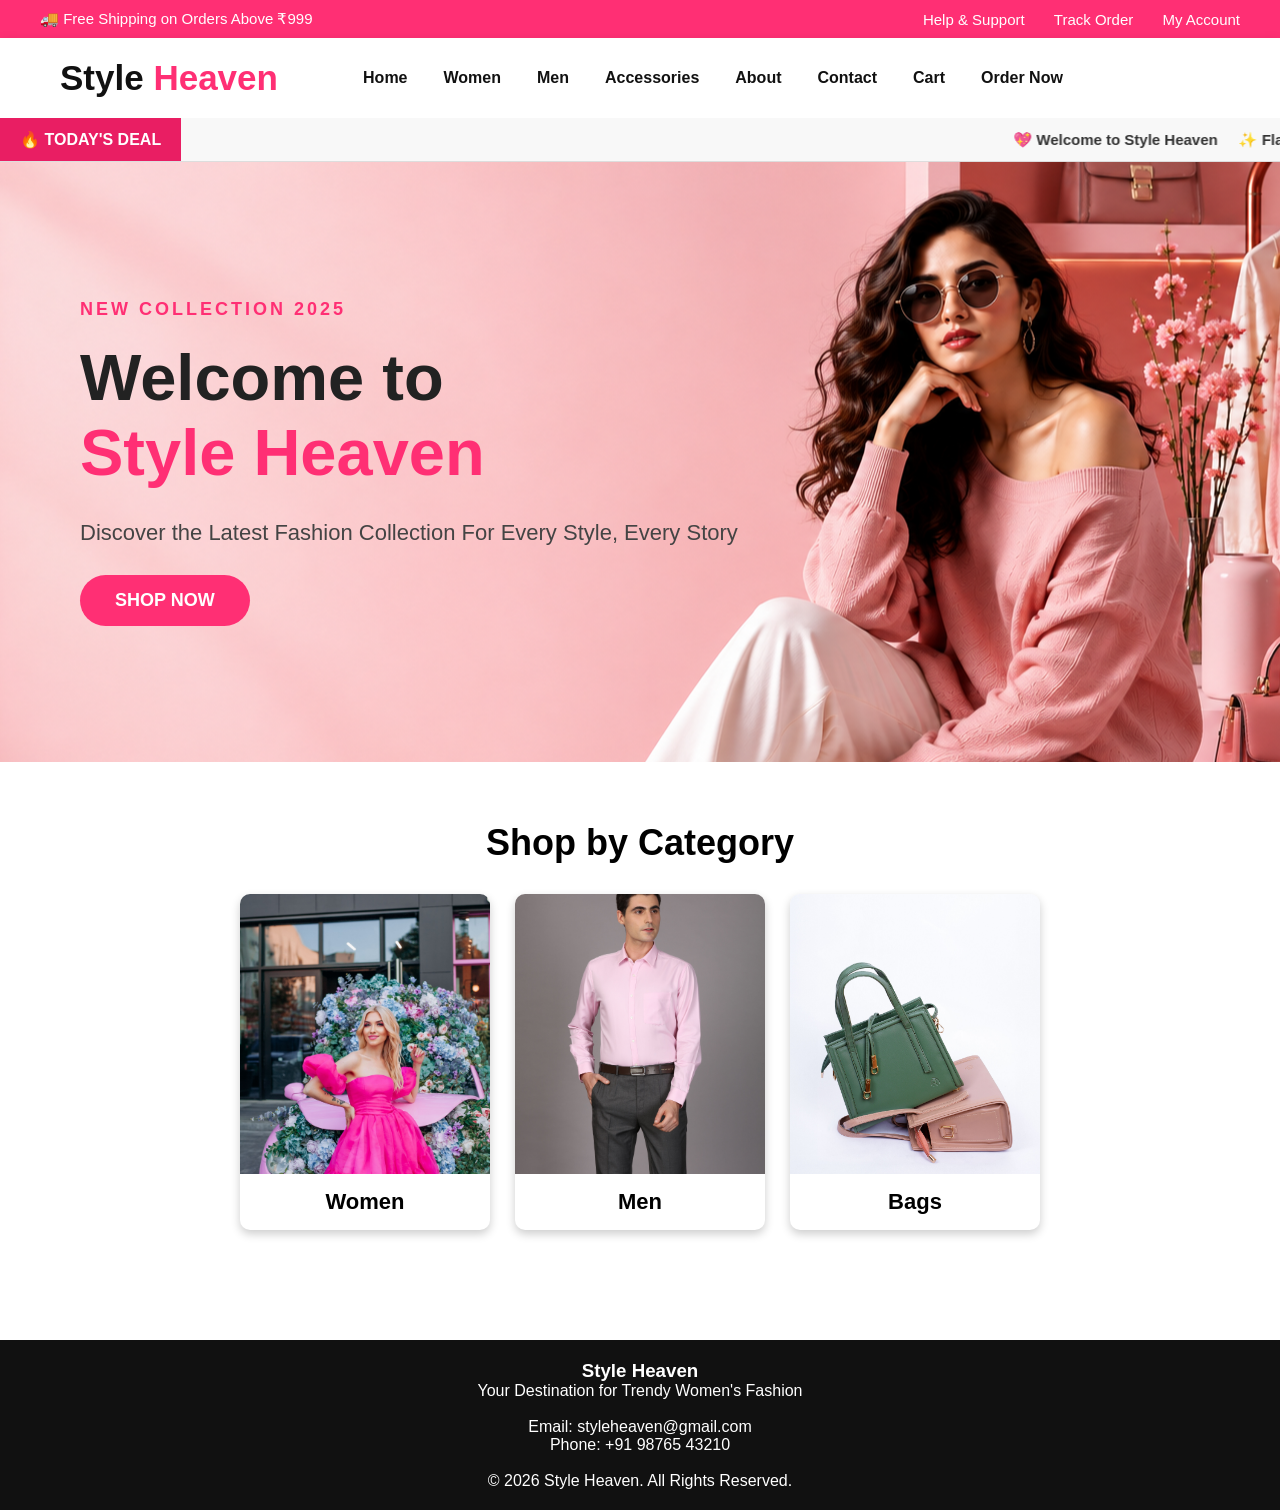
<file: index.html>
<!DOCTYPE html>
<html lang="en">
<head>
<meta charset="UTF-8">
<meta name="viewport" content="width=device-width, initial-scale=1.0">
<title>Style Heaven</title>

<link rel="stylesheet" href="style.css">
</head>
<body>

<!-- Top Bar -->

<div class="top-bar">
 <div>
    <p>🚚 Free Shipping on Orders Above ₹999</p>
</div>
   <div class="top-links">
      <a href="#">Help & Support</a>
      <a href="#">Track Order</a>
      <a href="cart.html">My Account</a>
</div>
</div>
<!-- Navbar -->

<nav class="navbar">

    <div class="logo">
        Style <span>Heaven</span>
    </div>

  <ul class="menu">
    <li><a href="index.html">Home</a></li>
    <li><a href="women.html">Women</a></li>
    <li><a href="men.html">Men</a></li>
    <li><a href="accessories.html">Accessories</a></li>
    <li><a href="about.html">About</a></li>
    <li><a href="contact.html">Contact</a></li>
    <li><a href="cart.html">Cart</a></li>
    <li><a href="ordernow.html" class="order-btn">Order Now</a></li>
</ul>

    <div class="icons">
        <i class="fa-solid fa-magnifying-glass"></i>
        <i class="fa-regular fa-heart"></i>
        <i class="fa-solid fa-cart-shopping"></i>
        <i class="fa-regular fa-user"></i>
    </div>
</nav>


</nav>

</nav>

<!-- ===== OFFER MARQUEE ===== -->
<div class="offer-strip">

    <div class="offer-label">
        🔥 TODAY'S DEAL
    </div>

    <marquee direction="left" scrollamount="5">
        💖 Welcome to Style Heaven
        &nbsp;&nbsp;&nbsp; ✨ Flat 50% OFF
        &nbsp;&nbsp;&nbsp; 🚚 Free Shipping
        &nbsp;&nbsp;&nbsp; 🎁 Special Offers
        &nbsp;&nbsp;&nbsp; 👗 New Fashion Collection
        &nbsp;&nbsp;&nbsp; 🔄 Easy Returns
        &nbsp;&nbsp;&nbsp; 🛍️ Shop Now
        &nbsp;&nbsp;&nbsp; 💎 Premium Fashion
    </marquee>

</div>

<!-- ===== HERO ===== -->

<!-- Hero Section -->

<section class="hero">

    <div class="hero-content">

        <h4>NEW COLLECTION 2025</h4>

        <h1>Welcome to<br> <span>Style Heaven</span></h1>

        <p>
            Discover the Latest Fashion Collection
            For Every Style, Every Story
        </p>

        <a href="#category-container" class="shop-btn">SHOP NOW</a>

    </div>

</section>
  
<section class="categories" id="category-container">

    <h2>Shop by Category</h2>

  <div class="category-container">

      <div class="category-card">
            <img src="imges\dress1.jpg" alt="Women">
            <h3>Women</h3>
        </div>

        <div class="category-card">
            <img src="imges\men2.jpg" alt="Men">
            <h3>Men</h3>
        </div>

        <div class="category-card">
            <img src="imges\bag2.jpg" alt="Bags">
            <h3>Bags</h3>
        </div>

        
    </div>

</section>
<footer>
    <h3>Style Heaven</h3>

    <p>Your Destination for Trendy Women's Fashion</p>

    <br>

    <p>Email: styleheaven@gmail.com</p>

    <p>Phone: +91 98765 43210</p>

    <br>

    <p>&copy; 2026 Style Heaven. All Rights Reserved.</p>

</footer>

</body>
</html>
</file>
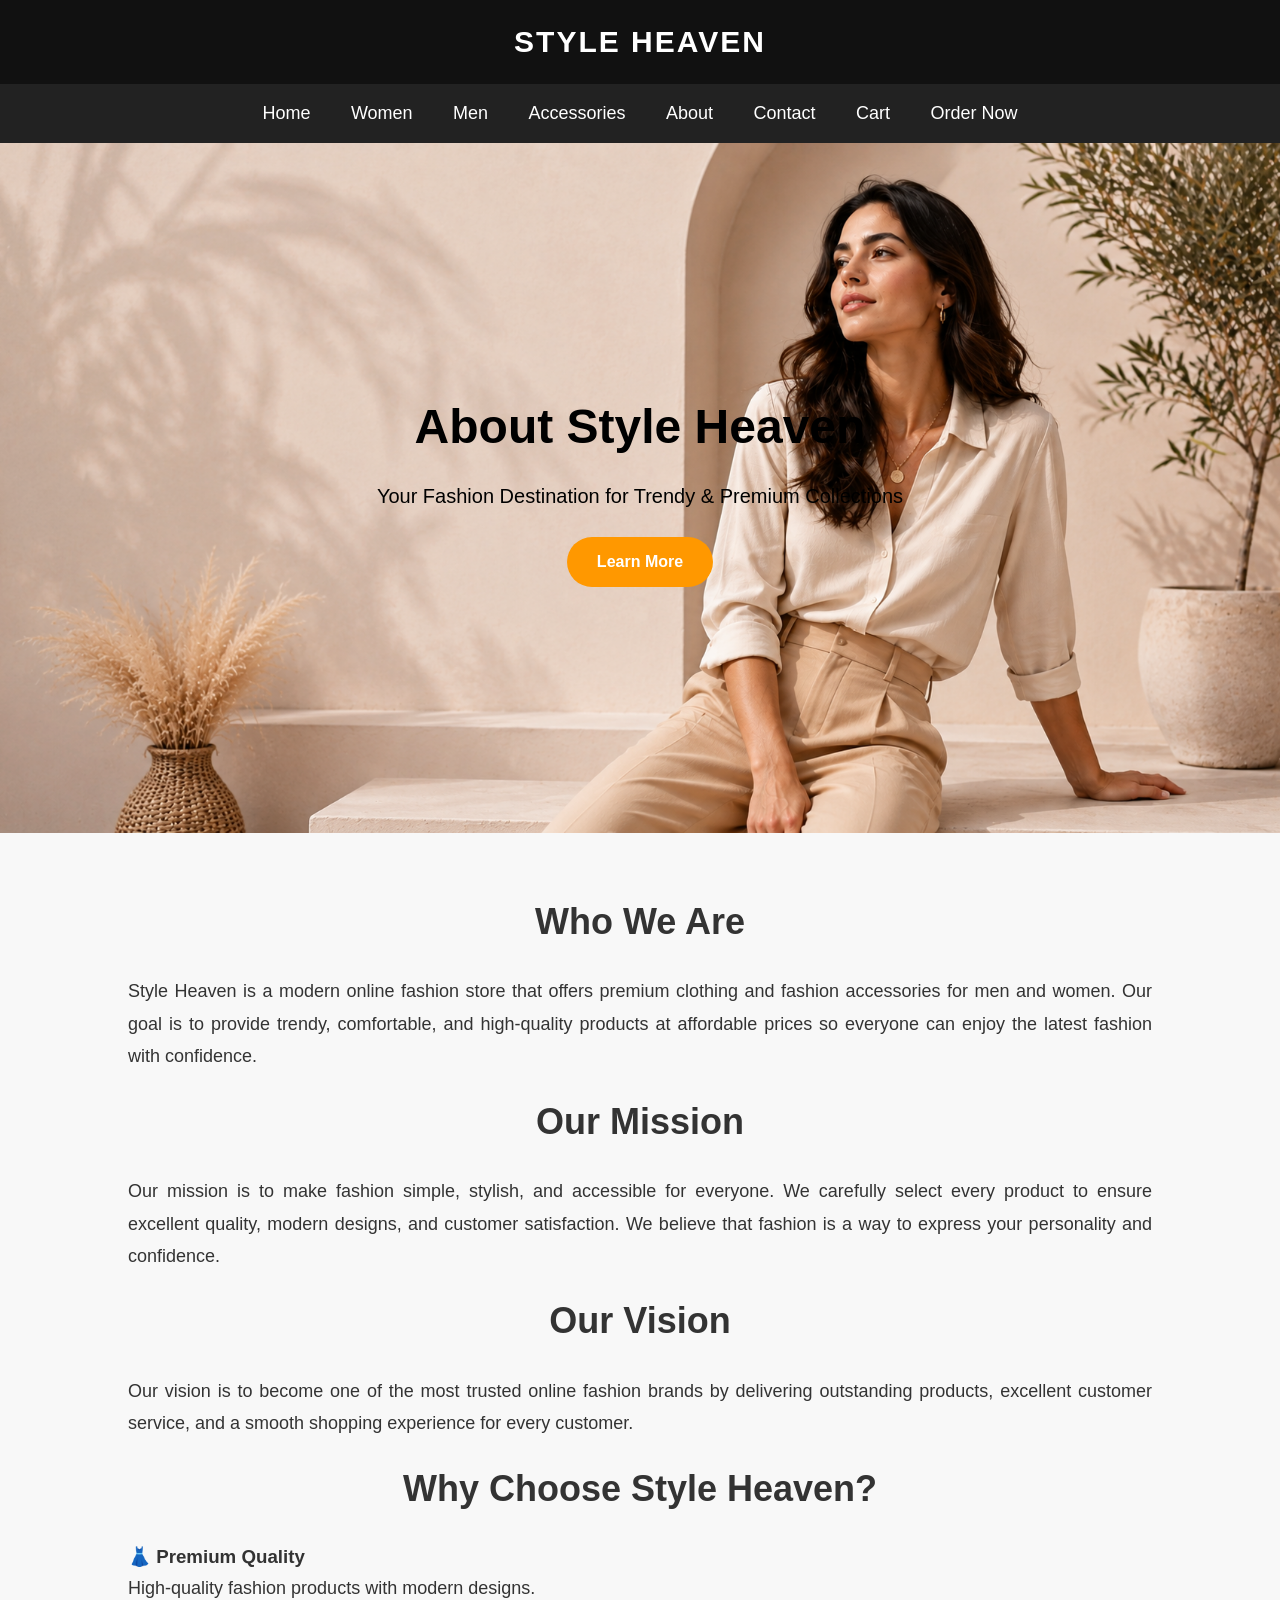
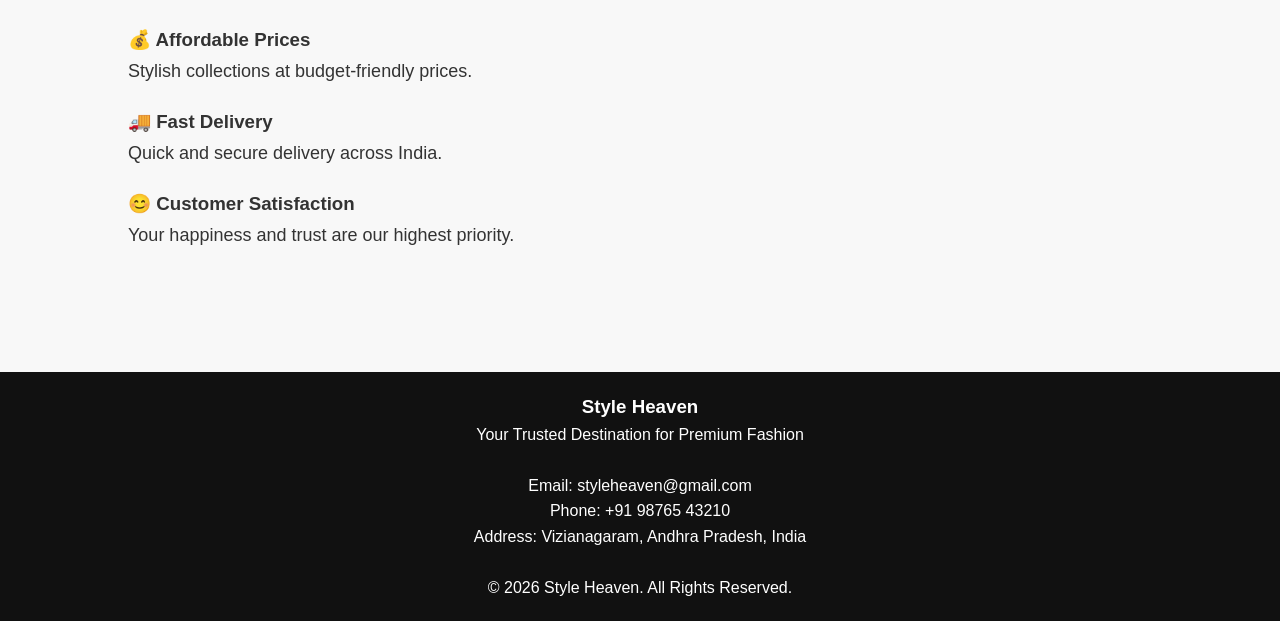
<file: about.html>
<!DOCTYPE html>
<html lang="en">
<head>

<meta charset="UTF-8">
<meta name="viewport" content="width=device-width, initial-scale=1.0">

<title>Style Heaven | About</title>

<style>

*{
margin:0;
padding:0;
box-sizing:border-box;
font-family:Arial,sans-serif;
}

body{
background:#f8f8f8;
color:#333;
line-height:1.6;
}

/* Header */

header{
background:#111;
color:white;
text-align:center;
padding:18px;
font-size:30px;
font-weight:bold;
letter-spacing:2px;
}

/* Navigation */

nav{
background:#222;
padding:15px;
text-align:center;
}

nav a{
color:white;
text-decoration:none;
margin:0 18px;
font-size:18px;
transition:.3s;
}

nav a:hover{
color:#ff9800;
}

/* Hero */

.hero{
    background:url("imges/abouthero.png") no-repeat center center;
    background-size:cover;
    background-position:center;
    height:690px;
    display:flex; 
    align-items:center;
    justify-content:center;
    text-align:center;
    color:black;
}

.hero-content{
  padding:0px;
}



.hero h1{
font-size:48px;
margin-bottom:15px;
}

.hero p{
font-size:20px;
margin-bottom:25px;
}

.btn{
display:inline-block;
padding:12px 30px;
background:#ff9800;
color:white;
text-decoration:none;
border-radius:30px;
font-weight:bold;
transition:.3s;
}

.btn:hover{
background:#e68900;
}

/* About */

.about{
padding:60px 10%;
}

.about h2{
text-align:center;
font-size:36px;
margin-bottom:25px;
}

.about p{
font-size:18px;
text-align:justify;
margin-bottom:20px;
line-height:1.8;
}

/* Footer */

footer{
background:#111;
color:white;
text-align:center;
padding:20px;
margin-top:40px;
}

/* Responsive */

@media(max-width:768px){

.hero{
height:320px;
}

.logo{
width:100px;
height:100px;
}

.hero h1{
font-size:32px;
}

.hero p{
font-size:16px;
}

nav a{
display:block;
margin:10px 0;
}

}

</style>

</head>

<body>

<header>

STYLE HEAVEN

</header>

<nav>

<a href="index.html">Home</a>
<a href="women.html">Women</a>
<a href="men.html">Men</a>
<a href="accessories.html">Accessories</a>
<a href="about.html">About</a>
<a href="contact.html">Contact</a>
<a href="cart.html">Cart</a>
<a href="ordernow.html" class="order-btn">Order Now</a>
</nav>

<section class="hero">

<div class="hero-content">


<h1>About Style Heaven</h1>

<p>Your Fashion Destination for Trendy & Premium Collections</p>

<a href="#about" class="btn">Learn More</a>

</div>

</section>

<section class="about" id="about">

<h2>Who We Are</h2>
<p>
Style Heaven is a modern online fashion store that offers premium clothing and
fashion accessories for men and women. Our goal is to provide trendy,
comfortable, and high-quality products at affordable prices so everyone can
enjoy the latest fashion with confidence.
</p>

<h2>Our Mission</h2>

<p>
Our mission is to make fashion simple, stylish, and accessible for everyone.
We carefully select every product to ensure excellent quality, modern designs,
and customer satisfaction. We believe that fashion is a way to express your
personality and confidence.
</p>

<h2>Our Vision</h2>

<p>
Our vision is to become one of the most trusted online fashion brands by
delivering outstanding products, excellent customer service, and a smooth
shopping experience for every customer.
</p>

<h2>Why Choose Style Heaven?</h2>

<div class="product-grid">

<div class="card">
    <h3>👗 Premium Quality</h3>
    <p>High-quality fashion products with modern designs.</p>
</div>

<div class="card">
    <h3>💰 Affordable Prices</h3>
    <p>Stylish collections at budget-friendly prices.</p>
</div>

<div class="card">
    <h3>🚚 Fast Delivery</h3>
    <p>Quick and secure delivery across India.</p>
</div>

<div class="card">
    <h3>😊 Customer Satisfaction</h3>
    <p>Your happiness and trust are our highest priority.</p>
</div>

</div>
</section>

<footer>

    <h3>Style Heaven</h3>

    <p>Your Trusted Destination for Premium Fashion</p>

    <br>

    <p>Email: styleheaven@gmail.com</p>

    <p>Phone: +91 98765 43210</p>

    <p>Address: Vizianagaram, Andhra Pradesh, India</p>

    <br>

    <p>&copy; 2026 Style Heaven. All Rights Reserved.</p>

</footer>

</body>
</html>
</file>
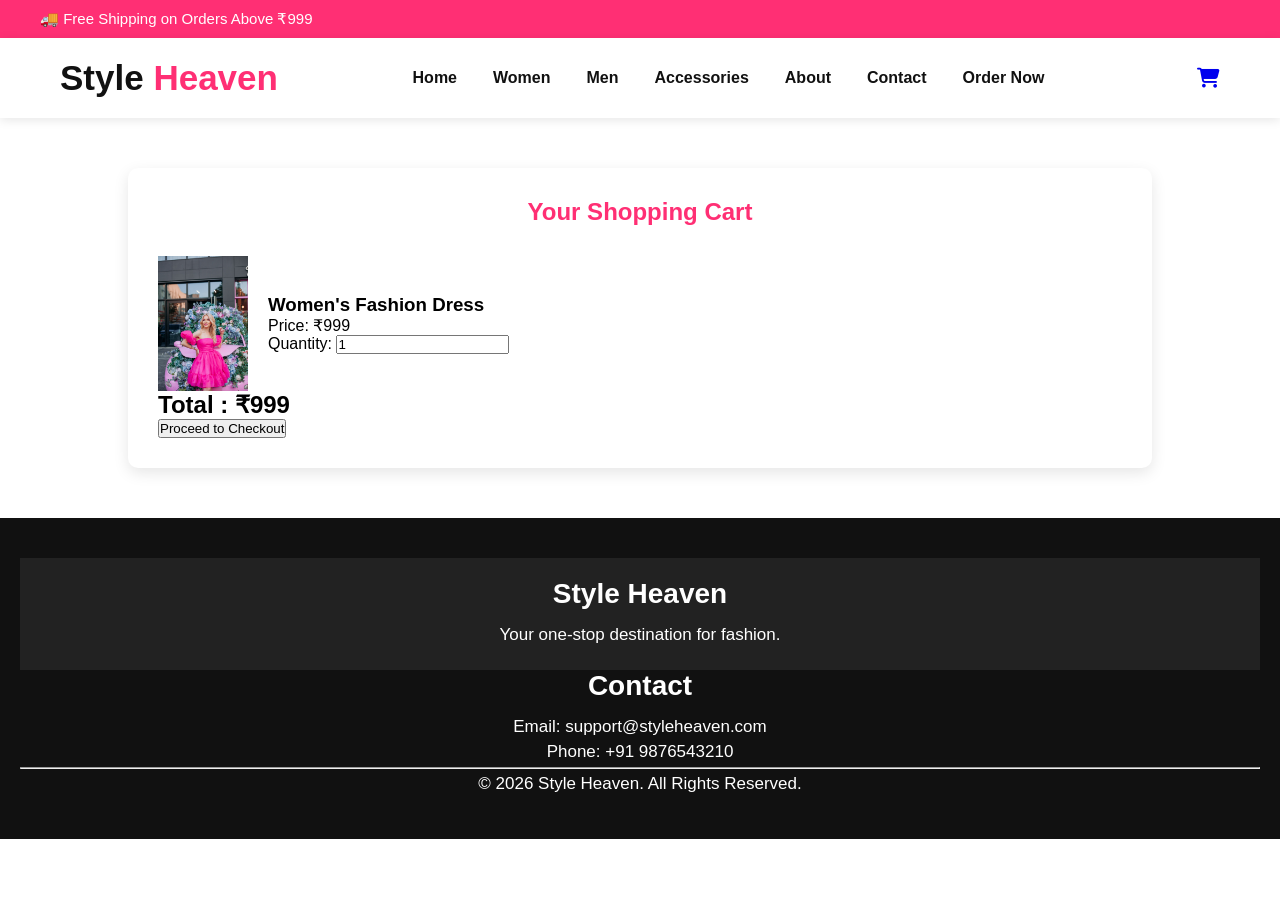
<file: cart.html>
<!DOCTYPE html>
<html lang="en">
<head>
<meta charset="UTF-8">
<meta name="viewport" content="width=device-width, initial-scale=1.0">
<title>Shopping Cart - Style Heaven</title>

<link rel="stylesheet" href="style.css">

<link rel="stylesheet"
href="https://cdnjs.cloudflare.com/ajax/libs/font-awesome/6.5.2/css/all.min.css">
<style>
/* ===== Cart Page ===== */

.cart-page{
    width:80%;
    margin:50px auto;
    background:#fff;
    padding:30px;
    border-radius:10px;
    box-shadow:0 5px 15px rgba(0,0,0,0.1);
}
.cart-page h1{
    text-align:center;
    color:#ff2f74;
    margin-bottom:30px;
}

.cart-item{
    display:flex;
    align-items:center;
    gap:20px;
}

footer{
    background:#111;
    color:#fff;
    padding:40px 20px;
    text-align:center;
}

footer a{
    color:#fff;
    text-decoration:none;
    display:block;
    margin:8px 0;
    font-size:18px;
    transition:0.3s;
}

footer a:hover{
    color:#ff4d6d;
}

footer h3{
    margin-bottom:15px;
    font-size:28px;
}

footer p{
    margin:5px 0;
    font-size:17px;
}
</style>

</head>

<body>

<!-- Top Bar -->

<div class="top-bar">
<p>🚚 Free Shipping on Orders Above ₹999</p>
</div>

<!-- Navbar -->

<nav class="navbar">

<div class="logo">
   Style <span>Heaven</span>
</div>
<section id="cart">
<ul class="menu">
<li><a href="index.html">Home</a></li>
<li><a href="women.html">Women</a></li>
<li><a href="men.html">Men</a></li>
<li><a href="accessories.html">Accessories</a></li>
<li><a href="about.html">About</a></li>
<li><a href="contact.html">Contact</a></li>
<li><a href="ordernow.html" class="order-btn">Order Now</a></li>

</ul>
</section>
<div class="icons">
<a href="cart.html">
<i class="fa-solid fa-cart-shopping"></i>
</a>
</div>

</nav>

<!-- Cart -->

<section class="cart-page">

<h1>Your Shopping Cart</h1>

<div class="cart-item">

<img src="imges\dress1.jpg" width="90px" alt="Product">

<div class="cart-details">
<h3>Women's Fashion Dress</h3>
<p>Price: ₹999</p>

<label>Quantity:</label>
<input type="number" value="1" min="1">

</div>

</div>

<h2>Total : ₹999</h2>

<button class="checkout-btn">
Proceed to Checkout
</button>

</section>

<!-- Footer -->

<footer>

   
 <div class="footer">
<h3>Style Heaven</h3>
<p>Your one-stop destination for fashion.</p>
</div>



<div class="footer-box">
<h3>Contact</h3>
<p>Email: support@styleheaven.com</p>
<p>Phone: +91 9876543210</p>
  </div>

<hr>
<p class="copyright">
© 2026 Style Heaven. All Rights Reserved.
</p>

</footer>

</body>
</html>
</file>
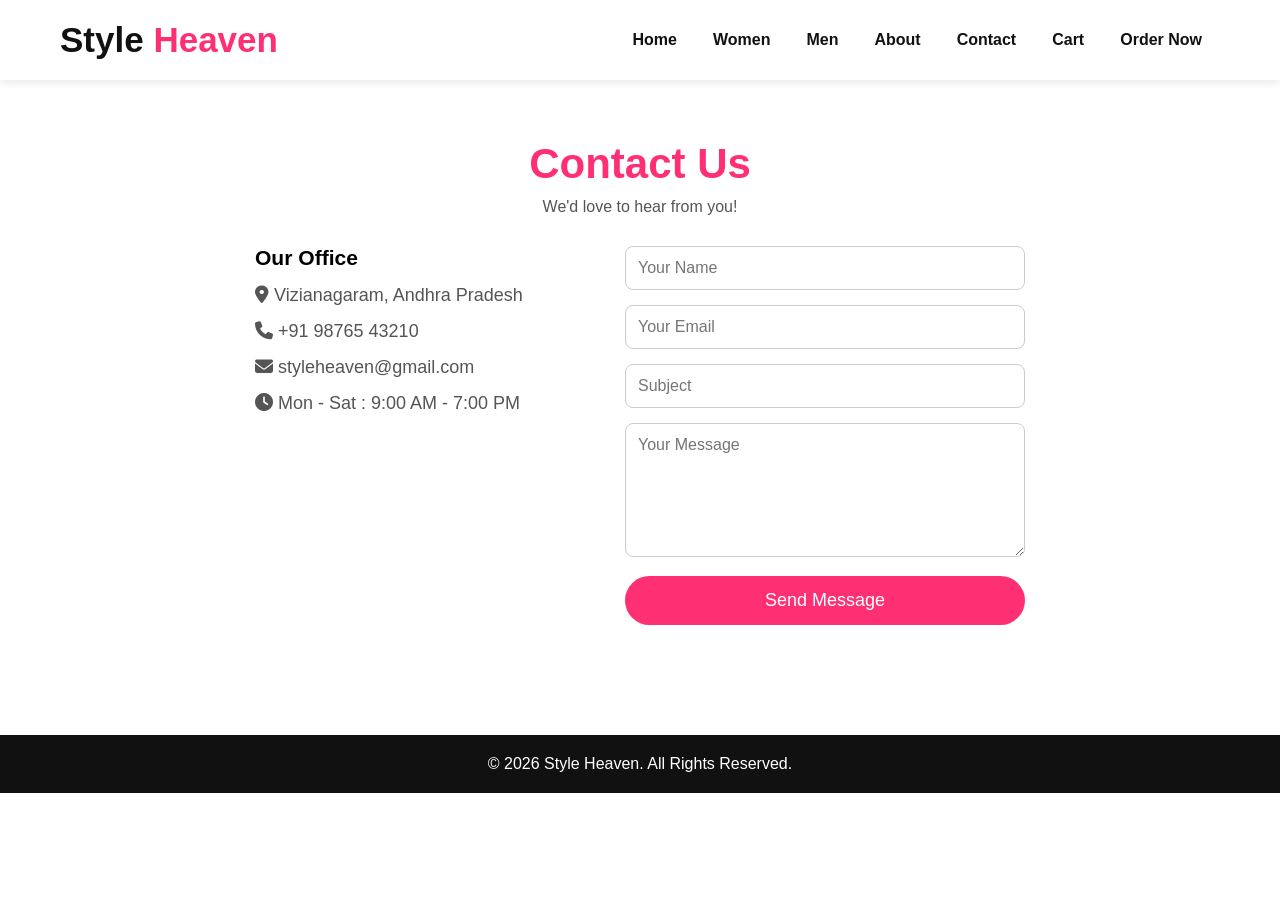
<file: contact.html>
<!DOCTYPE html>
<html lang="en">
<head>
    <meta charset="UTF-8">
    <meta name="viewport" content="width=device-width, initial-scale=1.0">
    <title>Contact - Style Heaven</title>

    <link rel="stylesheet" href="style.css">

    <link rel="stylesheet"
    href="https://cdnjs.cloudflare.com/ajax/libs/font-awesome/6.5.2/css/all.min.css">
<style>
/* Hero Section */

.hero{
    background: url("images/contacthero.png") no-repeat center center;
    background-size: cover;
    height:690px;
    display:flex;
    justify-content: center;
    align-items: center;
    text-align: center;
    padding-top:180px;
}
/* Contact Page */

.contact-page{
    padding:60px;
    text-align:center;
}

.contact-page h1{
    font-size:42px;
    color:#ff2f74;
    margin-bottom:10px;
}

.contact-page p{
    color:#555;
    margin-bottom:30px;
}

.contact-container{
    display:flex;
    justify-content:center;
    gap:50px;
    flex-wrap:wrap;
}

.contact-info{
    width:320px;
    text-align:left;
    font-size:18px;
}

.contact-info p{
    margin:15px 0;
}

.contact-form{
    width:400px;
}

.contact-form input,
.contact-form textarea{
    width:100%;
    padding:12px;
    margin-bottom:15px;
    border:1px solid #ccc;
    border-radius:8px;
    font-size:16px;
}

.contact-form button{
    width:100%;
    padding:14px;
    background:#ff2f74;
    color:white;
    border:none;
    border-radius:30px;
    font-size:18px;
    cursor:pointer;
}

.contact-form button:hover{
    background:#e91e63;
}
.footer{
    background:#111;
    color:#fff;
    padding:40px 20px;
    text-align:center;
    text-decoration:none;
}

.footer a{
    color:#fff;
    text-decoration:none;
    display:block;
    margin:8px 0;
    font-size:18px;
    transition:0.3s;
    display:inline-block;
}

.footer a:hover{
    color:#ff4d6d;
}

.footer h3{
    margin-bottom:15px;
    font-size:28px;
}

.footer p{
   margin:5px 0;
    font-size:17px;
    text-decoration:none; 
}
</style>
</head>
<body>

<!-- Navbar -->

<nav class="navbar">

    <div class="logo">
        Style <span>Heaven</span>
    </div>

    <ul class="menu">
        <li><a href="index.html">Home</a></li>
        <li><a href="women.html">Women</a></li>
        <li><a href="men.html">Men</a></li>
        <li><a href="about.html">About</a></li>
        <li><a href="contact.html">Contact</a></li>
        <li><a href="cart.html">Cart</a></li>
       <li><a href="ordernow.html" class="order-btn">Order Now</a></li>
    </ul>

</nav>

<!-- Contact Section -->

<section class="contact-page">

    <h1>Contact Us</h1>

    <p>We'd love to hear from you!</p>

    <div class="contact-container">

        <div class="contact-info">

            <h3>Our Office</h3>

            <p><i class="fa-solid fa-location-dot"></i> Vizianagaram, Andhra Pradesh</p>

            <p><i class="fa-solid fa-phone"></i> +91 98765 43210</p>

            <p><i class="fa-solid fa-envelope"></i> styleheaven@gmail.com</p>

            <p><i class="fa-solid fa-clock"></i> Mon - Sat : 9:00 AM - 7:00 PM</p>

        </div>

        <form class="contact-form">

            <input type="text" placeholder="Your Name" required>

            <input type="email" placeholder="Your Email" required>

            <input type="text" placeholder="Subject">

            <textarea rows="6" placeholder="Your Message"></textarea>

            <button type="submit">Send Message</button>

        </form>

    </div>

</section>

<!-- Footer -->

<footer>

    <p>© 2026 Style Heaven. All Rights Reserved.</p>

</footer>

</body>
</html>
</file>
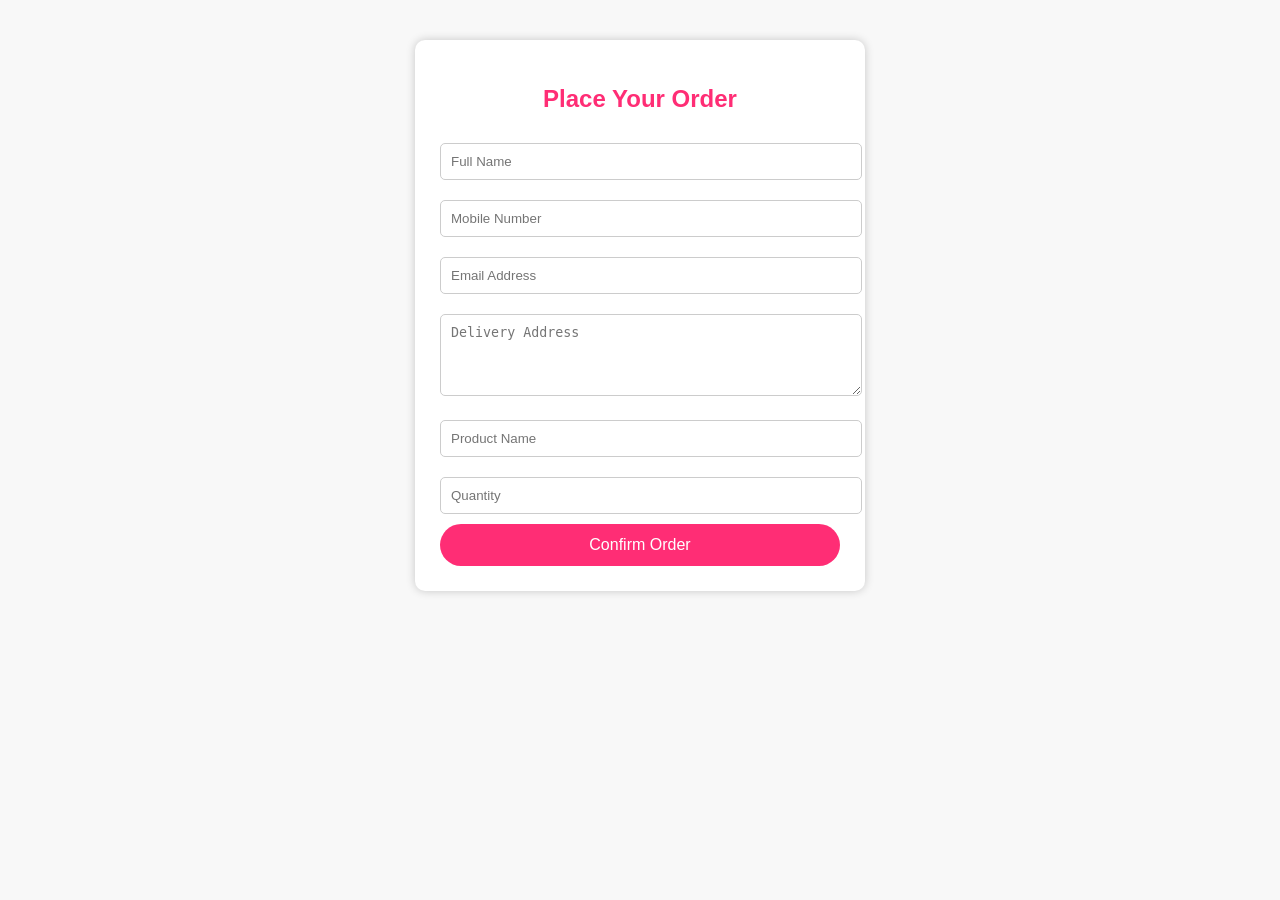
<file: ordernow.html>
<!DOCTYPE html>
<html lang="en">
<head>
<meta charset="UTF-8">
<meta name="viewport" content="width=device-width, initial-scale=1.0">
<title>Order Form - Style Heaven</title>

<style>
body{
    font-family: Arial, sans-serif;
    background:#f8f8f8;
}

.container{
    width:400px;
    margin:40px auto;
    background:#fff;
    padding:25px;
    border-radius:10px;
    box-shadow:0 0 10px rgba(0,0,0,0.2);
}

h2{
    text-align:center;
    color:#ff2d75;
}

input, textarea{
    width:100%;
    padding:10px;
    margin:10px 0;
    border:1px solid #ccc;
    border-radius:5px;
}

button{
    width:100%;
    padding:12px;
    background:#ff2d75;
    color:white;
    border:none;
    border-radius:25px;
    font-size:16px;
    cursor:pointer;
}

button:hover{
    background:#e6005c;
}
</style>
</head>

<body>

<div class="container">

<h2>Place Your Order</h2>

<form>

<input type="text" placeholder="Full Name" required>

<input type="tel" placeholder="Mobile Number" required>

<input type="email" placeholder="Email Address" required>

<textarea placeholder="Delivery Address" rows="4" required></textarea>

<input type="text" placeholder="Product Name" required>

<input type="number" placeholder="Quantity" required>

<button type="submit">Confirm Order</button>

</form>

</div>

</body>
</html>
</file>
<file: style.css>
/* Reset */

*{
    margin:0;
    padding:0;
    box-sizing:border-box;
    font-family:Arial,sans-serif;
}

/* Body */

body{
    background:#fff;
}

/* Top Bar */

.top-bar{
    background:#ff2f74;
    color:white;
    display:flex;
    padding:10px 40px;
    font-size:15px;
    justify-content:space-between;
    align-items:center;
}
.top-links a{
      color:white;
      text-align:center;
      display:inline-block;
      margin-left:25px;
      text-decoration:none;      
}
/* Navbar */

.navbar{
    display:flex;
    justify-content:space-between;
    align-items:center;
    padding:20px 60px;
    background:white;
    box-shadow:0 2px 10px rgba(0,0,0,.1);
}
.offer-strip {
    width: 100%;
    display: flex;
    align-items: center;
    background: #f8f8f8;
    border-bottom: 1px solid #ddd;
    overflow: hidden;
}

.offer-label {
    background: #e91e63;
    color: white;
    padding: 12px 20px;
    font-weight: bold;
    white-space: nowrap;
}

.offer-strip marquee {
    color: #333;
    font-size: 15px;
    font-weight: 600;
    padding: 10px 0;
}

/* Mobile */
@media (max-width: 600px) {

    .offer-label {
        padding: 10px;
        font-size: 12px;
    }

    .offer-strip marquee {
        font-size: 13px;
    }

}

/* Logo */

.logo{
    font-size:35px;
    font-weight:bold;
    color:#111;
}

.logo span{
    color:#ff2f74;
}

/* Menu */

.menu{
    display:flex;
    list-style:none;
}

.menu li{
    margin:0 18px;
}

.menu li a{
    text-decoration:none;
    color:#111;
    font-weight:bold;
    transition:.3s;
}

.menu li a:hover{
    color:#ff2f74;
}

/* Icons */

.icons i{
    margin-left:18px;
    font-size:20px;
    cursor:pointer;
}

.icons i:hover{
    color:#ff2f74;
}

/* Hero Section */

.hero{
    width:100%;
    height:600px;

    background:url("hero.png");
    linear-gradient(rgba(255,255,255,.2),rgba(255,255,255,.2)),
    

    background-size:cover;
    background-position:center;
    background-repeat:no-repeat;

    display:flex;
    align-items:center;

    padding-left:80px;
}

/* Hero Content */

.hero-content h4{
    color:#ff2f74;
    font-size:18px;
    letter-spacing:3px;
    margin-bottom:20px;
}

.hero-content h1{
    font-size:65px;
    color:#222;
    line-height:75px;
}

.hero-content span{
    color:#ff2f74;
}

.hero-content p{
    font-size:22px;
    color:#444;
    margin:25px 0;
    line-height:35px;
}

/* Button */

.shop-btn{
    display:inline-block;
    text-decoration:none;
    background:#ff2f74;
    color:white;
    padding:15px 35px;
    border-radius:30px;
    font-size:18px;
    font-weight:bold;
    transition:.3s;
}

.shop-btn:hover{
    background:#e91e63;
}


.product-card{
    position:relative;
    width:220px;
    background:#fff;
    border-radius:15px;
    overflow:hidden;
    box-shadow:0 5px 15px rgba(0,0,0,.1);
    transition:.3s;
}

.product-card:hover{
    transform:translateY(-8px);
}


.active{
    color:#ff2f74 !important;
}

.product-card button{
    width:85%;
    margin:15px auto 20px;
    display:block;
}


.product-card button{
    width:85%;
    margin:15px auto 20px;
    display:block;
}
.categories{
    padding:60px 10%;
    text-align:center;
}

.categories h2{
    font-size:36px;
    margin-bottom:30px;
}

.category-container{
    display:flex;
    justify-content:center;
    gap:25px;
    flex-wrap:wrap;
}

.category-card{
    width:250px;
    background:#fff;
    border-radius:10px;
    overflow:hidden;
    box-shadow:0 4px 10px rgba(0,0,0,0.2);
    transition:0.3s;
}

.category-card:hover{
    transform:translateY(-8px);
}

.category-card img{
    width:100%;
    height:280px;
    object-fit:cover;
}

.category-card h3{
    padding:15px;
    font-size:22px;
}
/* Featured Products */

.products{
    padding:60px;
    text-align:center;
    background:#f9f9f9;
}

.products h2{
    font-size:38px;
    margin-bottom:40px;
}

.product-container{
    display:flex;
    justify-content:center;
    gap:25px;
    flex-wrap:wrap;
}

.product-card{
    width:250px;
    background:#fff;
    border-radius:15px;
    overflow:hidden;
    box-shadow:0 5px 15px rgba(0,0,0,.1);
    transition:0.3s;
}

.product-card:hover{
    transform:translateY(-10px);
}

.product-card img{
    width:100%;
    height:280px;
    object-fit:cover;
}

.product-card h3{
    margin:15px 0;
}

.price{
    color:#ff2f74;
    font-size:22px;
    font-weight:bold;
}

.product-card button{
    background:#ff2f74;
    color:white;
    border:none;
    padding:12px 25px;
    border-radius:30px;
    margin:15px;
    cursor:pointer;
}

.product-card button:hover{
    background:#e91e63;
}

/* Footer */

footer{
    background:#111;
    color:white;
    text-align:center;
    padding:20px;
    margin-top:50px;
}

/* Mee existing CSS */

.footer{
    background:#222;
    color:white;
    padding:20px;
}

/* ===== Responsive Design ===== */


img{
    max-width:100%;
    height:auto;
    display:block;
}

/* Migatha responsive CSS code... */
</file>
